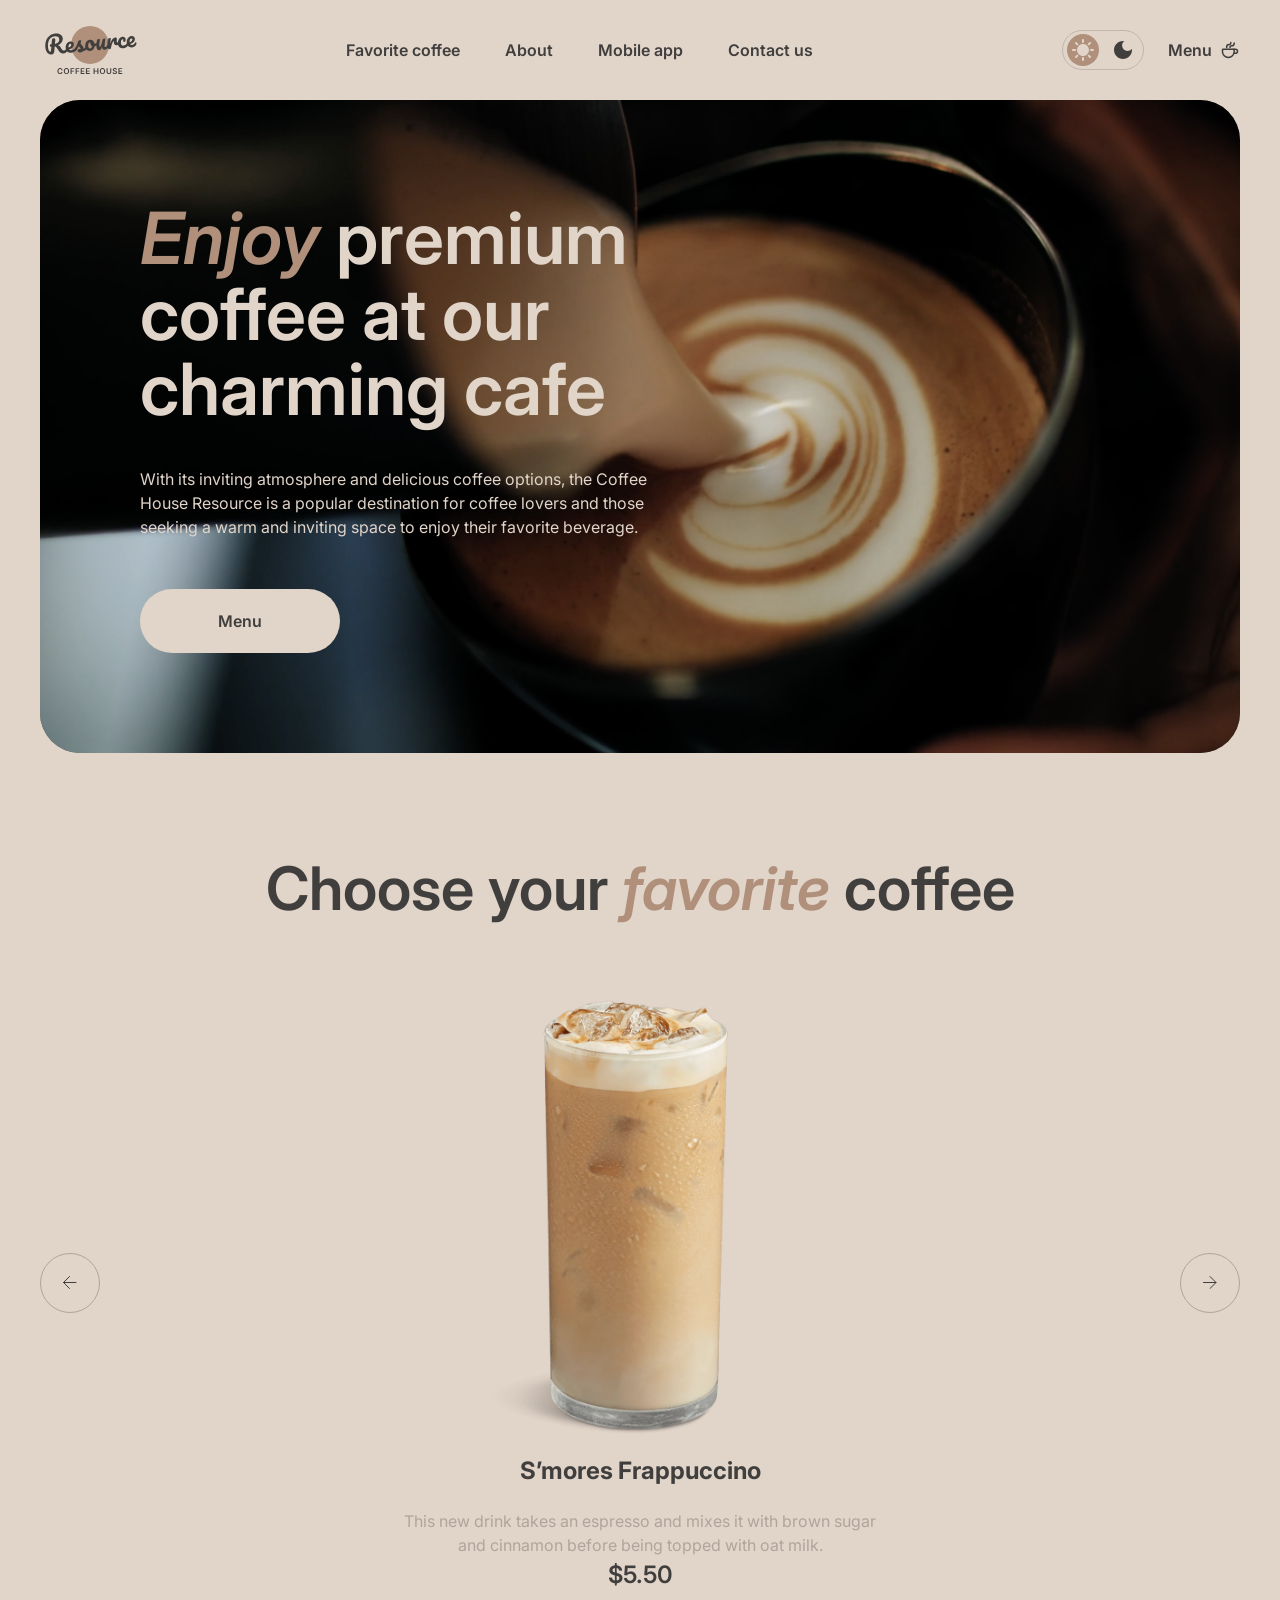
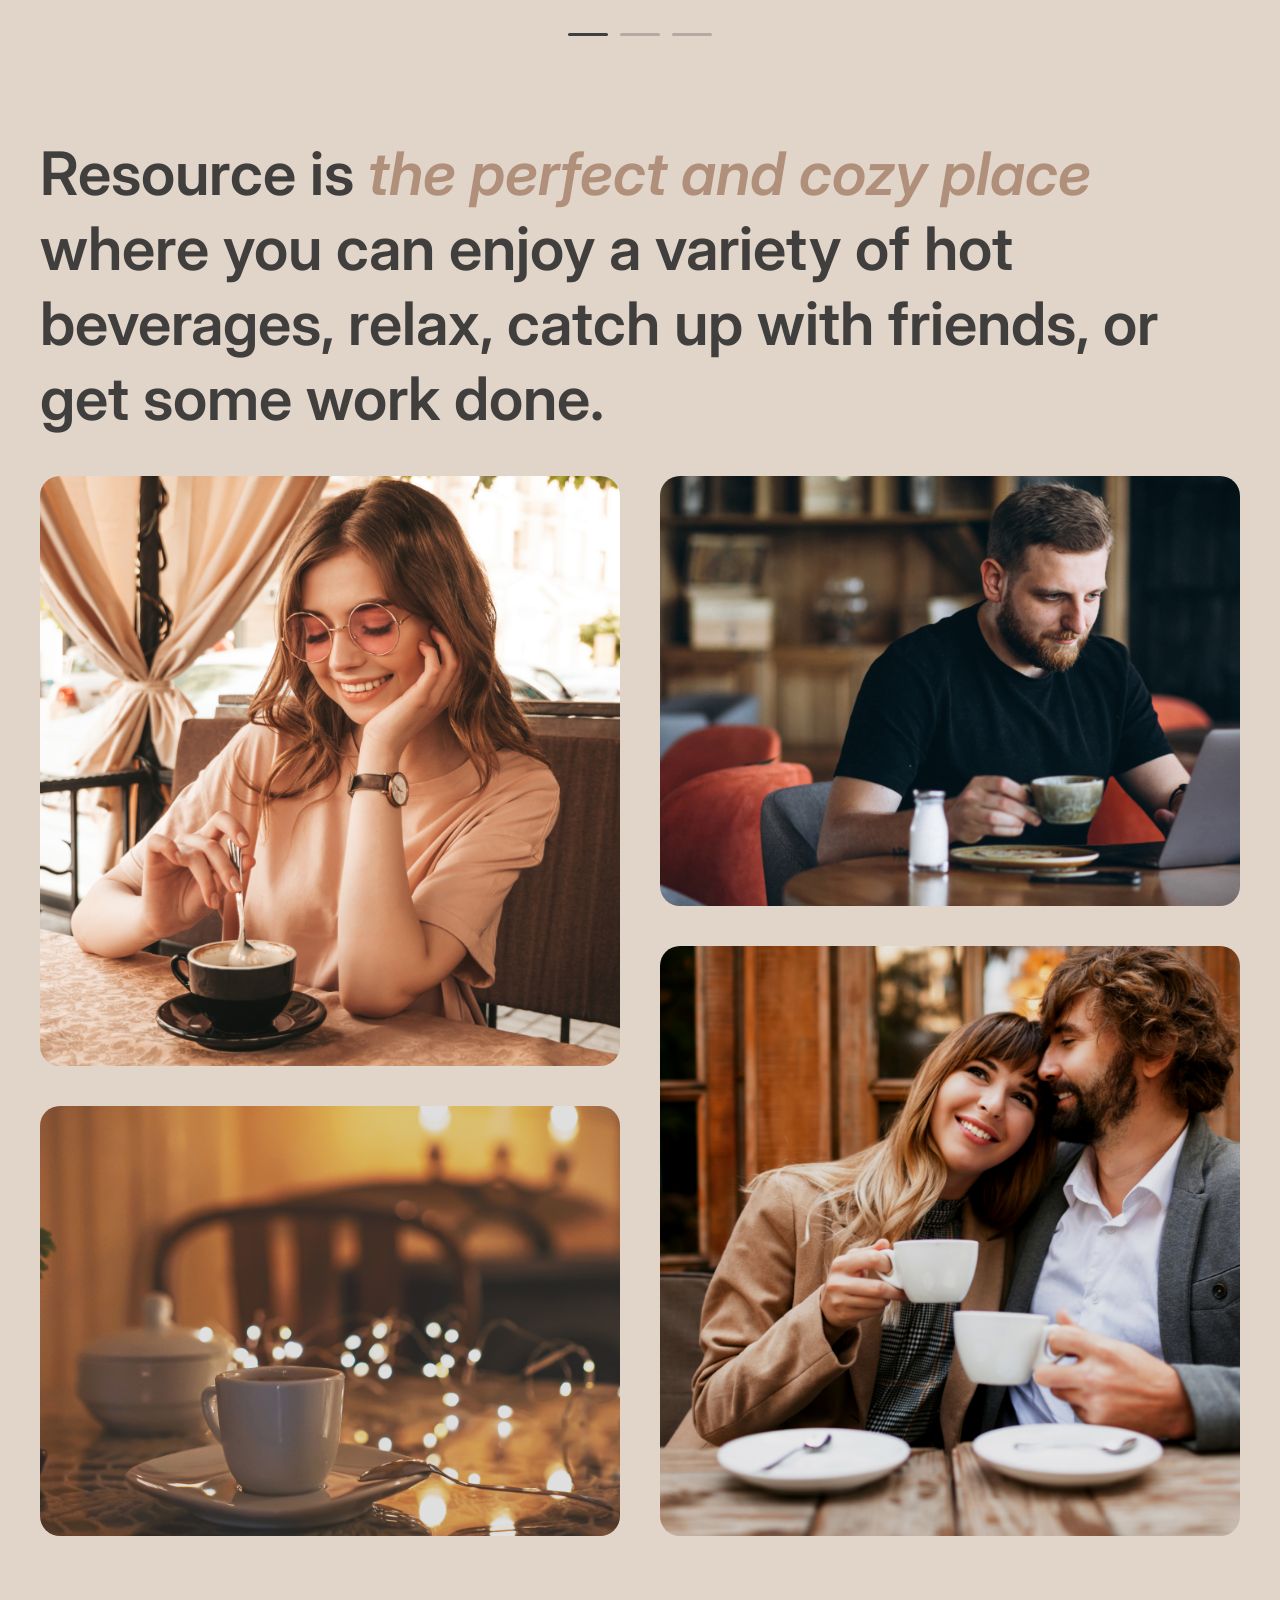
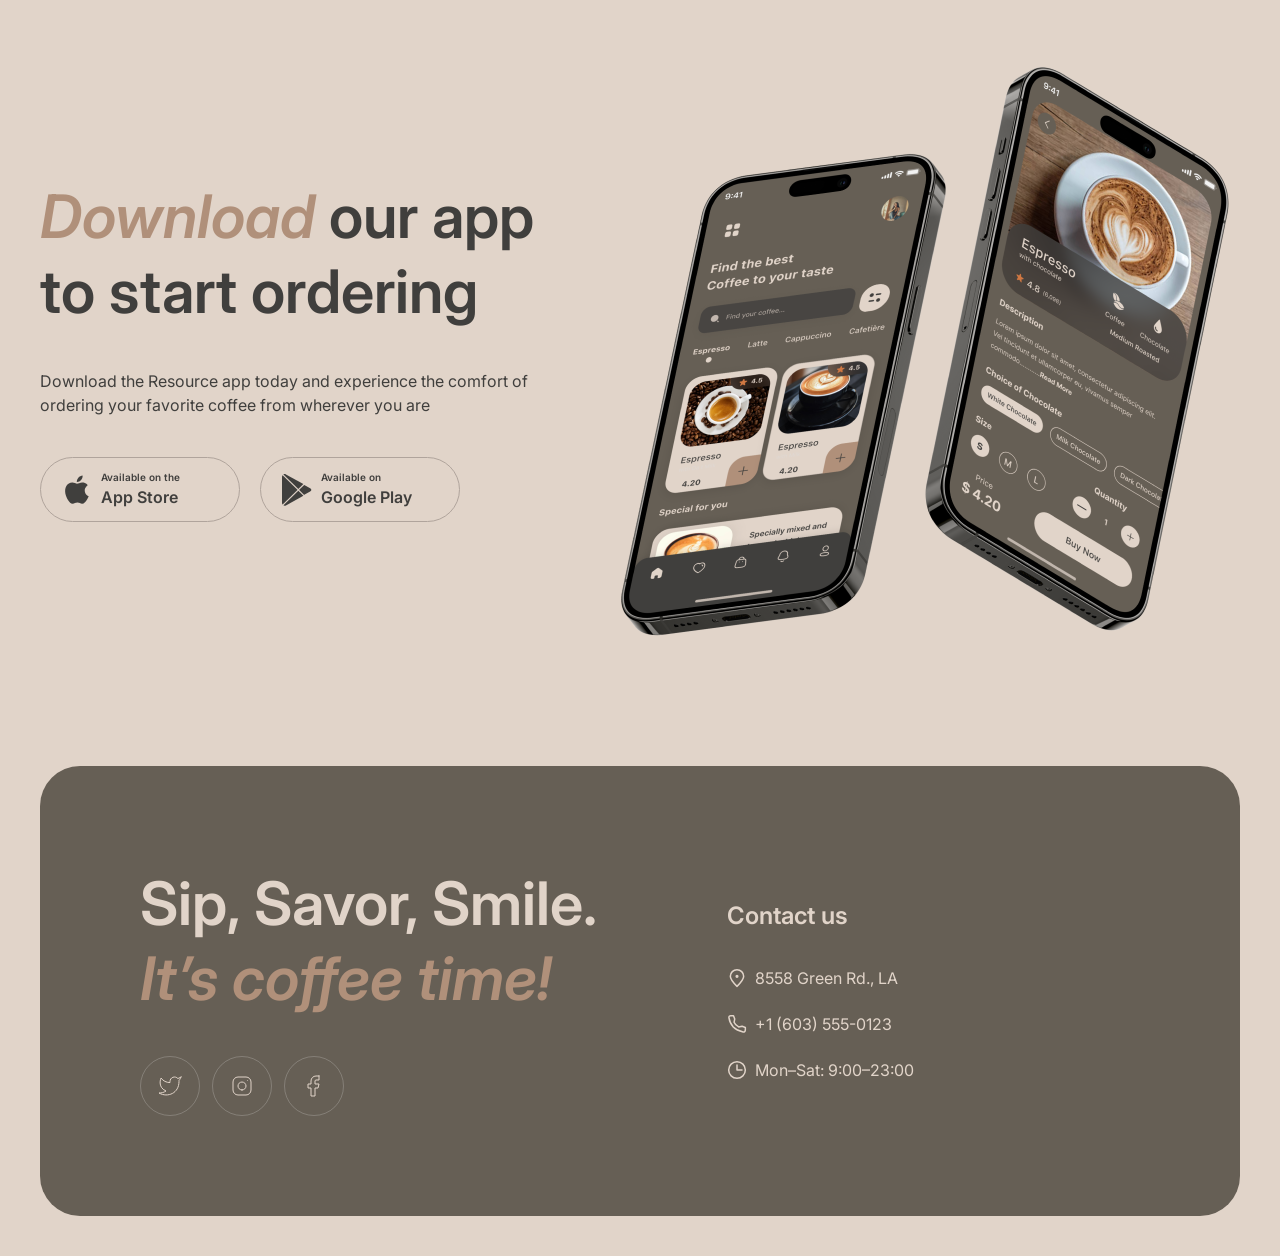
<file: index.html>
<!doctype html>
<html lang="en">
  <head>
    <meta charset="UTF-8" />
    <meta name="viewport" content="width=device-width, initial-scale=1.0" />
    <title>Coffee House - Home</title>
    <script>
      const savedTheme = localStorage.getItem("theme");
      if (savedTheme) {
        document.documentElement.setAttribute("data-theme", savedTheme);
      }
    </script>
    <link rel="preconnect" href="https://fonts.googleapis.com" />
    <link rel="preconnect" href="https://fonts.gstatic.com" crossorigin />
    <link
      href="https://fonts.googleapis.com/css2?family=Inter:wght@400;500;600&display=swap"
      rel="stylesheet"
    />
    <link rel="icon" href="assets/img/favicon.ico" type="image/x-icon" />
    <link rel="stylesheet" href="style.css" />
  </head>
  <body>
    <header class="header">
      <div class="container header__container">
        <a href="index.html" class="logo">
          <img src="assets/img/logo.svg" alt="Coffee House Logo" />
        </a>

        <nav class="nav">
          <ul class="nav__list">
            <li class="nav__item">
              <a href="#favorite-coffee" class="nav__link">Favorite coffee</a>
            </li>
            <li class="nav__item">
              <a href="#about" class="nav__link">About</a>
            </li>
            <li class="nav__item">
              <a href="#mobile-app" class="nav__link">Mobile app</a>
            </li>
            <li class="nav__item">
              <a href="#contacts" class="nav__link">Contact us</a>
            </li>
            <li class="nav__item nav__item--menu">
              <a href="menu.html" class="menu-button nav__link-menu">
                <span class="menu-text">Menu</span>
                <img
                  src="assets/img/coffee-cup.svg"
                  alt=""
                  class="menu-icon-img"
                />
              </a>
            </li>
          </ul>
        </nav>
        <div class="header__spacer"></div>
        <div class="header__controls">
          <button class="theme-toggle" aria-label="Toggle theme">
            <span class="theme-icon">
              <img
                src="assets/img/sun.svg"
                alt=""
                class="theme-img theme-img--sun"
              />
            </span>
            <span class="theme-icon">
              <img
                src="assets/img/moon.svg"
                alt=""
                class="theme-img theme-img--moon"
              />
            </span>
          </button>

          <a href="menu.html" class="menu-button">
            <span class="menu-text">Menu</span>
            <img src="assets/img/coffee-cup.svg" alt="" class="menu-icon-img" />
            <img src="assets/img/burger.svg" alt="Menu" class="burger-icon" />
            <img
              src="assets/img/close.svg"
              alt="Close Menu"
              class="icon-close"
            />
          </a>
        </div>
      </div>
    </header>

    <main class="main">
      <section class="hero" id="hero">
        <div class="container hero__container">
          <img
            class="hero__image"
            src="assets/img/img-hero.png"
            alt="Coffee background"
          />
          <div class="hero__content">
            <h1 class="hero__title">
              <span class="hero__title-accent">Enjoy </span> premium coffee at
              our charming cafe
            </h1>
            <p class="hero__description">
              With its inviting atmosphere and delicious coffee options, the
              Coffee House Resource is a popular destination for coffee lovers
              and those seeking a warm and inviting space to enjoy their
              favorite beverage.
            </p>
            <a href="#favorite-coffee" class="btn hero__btn">
              <span>Menu</span>
              <img
                src="assets/img/coffee-cup.svg"
                alt="Coffee cup"
                class="hero__btn-icon"
              />
            </a>
          </div>
        </div>
      </section>

      <section class="favorite-coffee" id="favorite-coffee">
        <div class="container favorite-coffee__container">
          <h2 class="favorite-coffee__title">
            Choose your
            <span class="favorite-coffee__title-accent">favorite</span> coffee
          </h2>

          <div class="slider">
            <button
              class="slider__btn slider__btn--prev"
              aria-label="Previous slide"
            >
              <img
                src="assets/img/arrowleft.svg"
                alt="Arrow Left"
                class="slider__icon"
              />
            </button>

            <div class="slider__wrapper">
              <div class="slider__track">
                <div class="slider__item slider__item--active">
                  <div class="slider__img-wrap">
                    <img
                      src="assets/img/coffeeslider1.png"
                      alt="S'mores Frappuccino"
                      class="slider__img"
                    />
                  </div>
                  <div class="slider__content">
                    <h3 class="slider__item-title">S’mores Frappuccino</h3>
                    <p class="slider__item-text">
                      This new drink takes an espresso and mixes it with brown
                      sugar and cinnamon before being topped with oat milk.
                    </p>
                    <span class="slider__price">$5.50</span>
                  </div>
                </div>

                <div class="slider__item">
                  <div class="slider__img-wrap">
                    <img
                      src="assets/img/coffeeslider2.png"
                      alt="Caramel Macchiato"
                      class="slider__img"
                    />
                  </div>
                  <div class="slider__content">
                    <h3 class="slider__item-title">Caramel Macchiato</h3>
                    <p class="slider__item-text">
                      Fragrant and unique classic espresso with rich
                      caramel-peanut syrup, with cream under whipped thick foam.
                    </p>
                    <span class="slider__price">$5.00</span>
                  </div>
                </div>

                <div class="slider__item">
                  <div class="slider__img-wrap">
                    <img
                      src="assets/img/coffeeslider3.png"
                      alt="Ice coffee"
                      class="slider__img"
                    />
                  </div>
                  <div class="slider__content">
                    <h3 class="slider__item-title">Ice coffee</h3>
                    <p class="slider__item-text">
                      A popular summer drink that tones and invigorates.
                      Prepared from coffee, milk and ice.
                    </p>
                    <span class="slider__price">$4.50</span>
                  </div>
                </div>
              </div>
            </div>

            <button
              class="slider__btn slider__btn--next"
              aria-label="Next slide"
            >
              <img
                src="assets/img/arrowright.svg"
                alt="Arrow Right"
                class="slider__icon"
              />
            </button>
          </div>

          <div class="slider__pagination">
            <span class="slider__dot slider__dot--active"></span>
            <span class="slider__dot"></span>
            <span class="slider__dot"></span>
          </div>
        </div>
      </section>

      <section class="about" id="about">
        <div class="container about__container">
          <h2 class="about__title">
            Resource is
            <span class="about__title-accent">the perfect and cozy place</span>
            where you can enjoy a variety of hot beverages, relax, catch up with
            friends, or get some work done.
          </h2>

          <div class="about__grid">
            <div class="about__col">
              <div class="about__img-wrap about__img-wrap--big">
                <img
                  src="assets/img/about1.png"
                  alt="A girl enjoying coffee"
                  class="about__img"
                />
              </div>
              <div class="about__img-wrap about__img-wrap--small">
                <img
                  src="assets/img/about2.png"
                  alt="Man working at a laptop in a cafe"
                  class="about__img"
                />
              </div>
            </div>

            <div class="about__col">
              <div class="about__img-wrap about__img-wrap--small">
                <img
                  src="assets/img/about3.png"
                  alt="Cozy cafe interior with lights"
                  class="about__img"
                />
              </div>
              <div class="about__img-wrap about__img-wrap--big">
                <img
                  src="assets/img/about4.png"
                  alt="A couple enjoying coffee together"
                  class="about__img"
                />
              </div>
            </div>
          </div>
        </div>
      </section>

      <section class="mobile-app" id="mobile-app">
        <div class="container mobile-app__container">
          <div class="mobile-app__content">
            <h2 class="mobile-app__title">
              <span class="mobile-app__title-accent">Download</span> our app to
              start ordering
            </h2>
            <p class="mobile-app__description">
              Download the Resource app today and experience the comfort of
              ordering your favorite coffee from wherever you are
            </p>

            <div class="mobile-app__stores">
              <a href="#" class="store-btn">
                <img
                  src="assets/img/appleicon.svg"
                  alt=""
                  class="store-btn__icon"
                />
                <span class="store-btn__text">
                  <span class="store-btn__small">Available on the</span>
                  <span class="store-btn__large">App Store</span>
                </span>
              </a>

              <a href="#" class="store-btn">
                <img
                  src="assets/img/googleicon.svg"
                  alt=""
                  class="store-btn__icon"
                />
                <span class="store-btn__text">
                  <span class="store-btn__small">Available on</span>
                  <span class="store-btn__large">Google Play</span>
                </span>
              </a>
            </div>
          </div>

          <div class="mobile-app__images">
            <img
              src="assets/img/mobilescreens.png"
              alt="Resource app interface on smartphones"
              class="mobile-app__phones-img"
            />
          </div>
        </div>
      </section>
    </main>

    <footer class="footer" id="contacts">
      <div class="container footer__container">
        <div class="footer__col footer__col--info">
          <h2 class="footer__title">
            Sip, Savor, Smile.<br />
            <span class="footer__title-accent">It’s coffee time!</span>
          </h2>

          <div class="socials">
            <a
              href="https://twitter.com"
              target="_blank"
              rel="noopener noreferrer"
              class="socials__link"
              aria-label="Twitter"
            >
              <img
                src="assets/img/twitter.svg"
                alt="Twitter"
                class="socials__icon"
              />
            </a>

            <a
              href="https://instagram.com"
              target="_blank"
              rel="noopener noreferrer"
              class="socials__link"
              aria-label="Instagram"
            >
              <img
                src="assets/img/instagram.svg"
                alt="Instagram"
                class="socials__icon"
              />
            </a>

            <a
              href="https://facebook.com"
              target="_blank"
              rel="noopener noreferrer"
              class="socials__link"
              aria-label="Facebook"
            >
              <img
                src="assets/img/facebook.svg"
                alt="Facebook"
                class="socials__icon"
              />
            </a>
          </div>
        </div>

        <div class="footer__col footer__col--contacts">
          <h3 class="footer__subtitle">Contact us</h3>

          <ul class="contacts-list">
            <li class="contacts-list__item">
              <img
                src="assets/img/pin-alt.svg"
                alt=""
                class="contacts-list__icon"
              />
              <a
                href="https://maps.google.com/?q=8558+Green+Rd,+LA"
                target="_blank"
                rel="noopener noreferrer"
              >
                8558 Green Rd., LA
              </a>
            </li>

            <li class="contacts-list__item">
              <img
                src="assets/img/phone.svg"
                alt=""
                class="contacts-list__icon"
              />
              <a href="tel:+16035550123">+1 (603) 555-0123</a>
            </li>

            <li class="contacts-list__item">
              <img
                src="assets/img/clock.svg"
                alt=""
                class="contacts-list__icon"
              />
              <a
                href="https://calendar.google.com/calendar/render?action=TEMPLATE&text=Coffee+House+Visit&details=Working+hours:+Mon–Sat:+9:00–23:00"
                target="_blank"
                rel="noopener noreferrer"
              >
                Mon–Sat: 9:00–23:00
              </a>
            </li>
          </ul>
        </div>
      </div>
    </footer>
    <script src="script.js"></script>
  </body>
</html>
</file>
<file: style.css>
:root {
  --bg-color: #e1d4c9;
  --text-color: #403f3d;
  --text-light: #b0a49c;
  --accent-color: #b0907a;
  --card-bg: #665f55;
  --footer-bg: #403f3d;
  --footer-text: #e1d4c9;
  --transition: all 0.3s ease;
}

[data-theme="dark"] {
  --bg-color: #292826;
  --text-color: #e1d4c9;
  --text-light: #7b7570;
  --accent-color: #b0907a;
  --card-bg: #403f3d;
  --footer-bg: #292826;
  --footer-text: #e1d4c9;
}

[data-theme="dark"] .logo {
  content: url("assets/img/logo-dark.svg");
}

* {
  box-sizing: border-box;
  margin: 0;
  padding: 0;
}

html {
  scroll-behavior: smooth;
}

html,
body {
  overflow-x: hidden;
  max-width: 100vw;
  margin: 0;
  padding: 0;
}

body {
  font-family: "Inter", sans-serif;
  background-color: var(--bg-color);
  color: var(--text-color);
  line-height: 1.5;
  transition:
    background-color 0.3s ease,
    color 0.3s ease;
}

a {
  text-decoration: none;
  color: inherit;
  transition: var(--transition);
}

ul {
  list-style: none;
}

.container {
  max-width: 1440px;
  margin: 0 auto;
  padding-left: 40px;
  padding-right: 40px;
}

.header {
  padding-top: 20px;
  padding-bottom: 0px;
}

.header__container {
  max-width: 1440px;
  margin: 0 auto;
  padding-left: 40px;
  padding-right: 40px;
  display: flex;
  align-items: center;
  justify-content: space-between;
  width: 100%;
}

.logo {
  display: flex;
  align-items: center;
}

.logo img {
  width: 100px;
  height: 60px;
  object-fit: contain;
}

.nav {
  flex: 1;
  display: flex;
  justify-content: center;
}

.nav__list {
  display: flex;
  list-style: none;
  gap: 45px;
  margin: 0;
  align-items: center;
}

.nav__link {
  font-family: "Inter", sans-serif;
  font-size: 16px;
  font-weight: 600;
  line-height: 150%;
  color: var(--text-color);
  text-decoration: none;
  padding: 16px 0;
  display: block;
  transition: var(--transition);
}

.nav__link:hover {
  color: var(--accent-color);
  opacity: 0.85;
}

.header__spacer {
  width: 44px;
  height: 28px;
  flex-shrink: 0;
  display: block;
}

.header__controls {
  max-width: 184px;
  max-height: 44px;
  display: flex;
  gap: 24px;
  align-items: center;
}

.menu-button {
  background: none;
  border: none;
  border-radius: 0;
  padding: 8px 0;
  cursor: pointer;
  display: inline-flex;
  align-items: center;
  gap: 8px;
  color: var(--text-color);
  text-decoration: none;
  position: relative;
  transition: var(--transition);
}

.menu-button:hover {
  background: none;
}

.menu-button::after {
  content: "";
  position: absolute;
  bottom: 0;
  left: 0;
  width: 0;
  height: 2px;
  background-color: var(--text-color);
  transition: width 0.3s ease;
}

.menu-button:hover::after {
  width: 100%;
}

.menu-text {
  font-family: "Inter", sans-serif;
  font-size: 16px;
  font-weight: 600;
}

.menu-icon-img {
  width: 20px;
  height: 20px;
  object-fit: contain;
}

.burger-icon,
.icon-close {
  display: none;
  position: absolute;
  top: 50%;
  left: 50%;
  transform: translate(-50%, -50%);
  width: 20px;
  height: 20px;
  object-fit: contain;
  transition:
    opacity 0.3s ease-in-out,
    transform 0.3s ease-in-out;
}

.burger-icon {
  opacity: 1;
  visibility: visible;
}

.icon-close {
  opacity: 0;
  visibility: hidden;
  transform: translate(-50%, -50%) rotate(-90deg);
}

.nav__item--menu {
  display: none;
}

@media (max-width: 768px) {
  .nav {
    position: fixed;
    top: 0;
    left: -100%;
    width: 100vw;
    height: 100vh;
    background-color: var(--bg-color);
    display: flex;
    flex-direction: column;
    justify-content: center;
    align-items: center;
    gap: 30px;
    padding-top: 60px;
    transition: left 0.4s ease-in-out;
    z-index: 1000;
    box-shadow: 0 10px 20px rgba(0, 0, 0, 0.05);
  }

  body.menu-open .nav,
  .nav.open {
    left: 0;
  }

  .nav__list {
    flex-direction: column;
    align-items: center;
    gap: 30px;
  }

  .nav__link {
    font-size: 24px;
    font-weight: 600;
    padding: 0;
  }

  .nav__item--menu {
    display: block;
    margin-top: 15px;
  }

  .nav__item--menu .menu-button {
    border: none;
    display: inline-flex;
    align-items: center;
    gap: 8px;

    border-radius: 20px;
    padding: 10px 24px;
    background-color: transparent;
    text-decoration: none;
    color: var(--text-color);
  }

  .nav__item--menu .menu-text {
    display: inline-block;
    font-size: 20px;
    font-weight: 600;
  }

  .nav__item--menu .menu-icon-img {
    display: inline-block;
    width: 20px;
    height: 20px;
  }

  .menu-button.active .burger-icon {
    content: url("assets/img/close.svg");
  }

  .menu-button {
    width: 44px;
    height: 44px;
    padding: 0;
    border-radius: 50%;
    justify-content: center;
    gap: 0;
    border: 1px solid #c1b6ad;
    background-color: transparent;
  }

  .menu-button::after {
    display: none !important;
  }

  .menu-button:hover {
    border-color: var(--text-color) !important;
    transform: scale(1.03);
    background-color: transparent;
    box-shadow: none;
  }

  .menu-text,
  .menu-icon-img {
    display: none;
  }

  .burger-icon {
    display: block;
    opacity: 1;
    visibility: visible;
  }

  .icon-close {
    display: block;
    opacity: 0;
    visibility: hidden;
    transform: translate(-50%, -50%) rotate(-90deg);
  }

  .menu-button.active .burger-icon,
  .menu-button.is-open .burger-icon {
    opacity: 0;
    visibility: hidden;
    transform: translate(-50%, -50%) rotate(90deg);
  }

  .menu-button.active .icon-close,
  .menu-button.is-open .icon-close {
    opacity: 1;
    visibility: visible;
    transform: translate(-50%, -50%) rotate(0deg);
  }

  .slider__btn {
    display: none;
  }

  .slider__img-wrap,
  .slider__img-wrap img {
    width: 100%;
    max-width: 348px;
    height: auto;
    max-height: 348px;
    aspect-ratio: 1 / 1;
    object-fit: contain;
  }

  .slider__item-text {
    font-weight: 300;
    color: #403f3d;
    line-height: 1.4;
    margin-bottom: 16px;
  }

  .slider__pagination {
    display: flex;
    gap: 8px;
    justify-content: center;
    align-items: center;
    margin-top: 16px;
  }

  .slider__dot {
    width: 40px;
    height: 3px;
    background-color: rgba(0, 0, 0, 0.2);
    border-radius: 2px;
    border: none;
    padding: 0;
    transition: background-color 0.3s ease;
  }

  .slider__dot--active {
    background-color: #3b302a;
  }

  .menu-tab {
    padding: 8px 16px 8px 8px;
  }
}

.theme-toggle {
  background: none;
  border: 1px solid var(--border-color, #c1b6ad);
  border-radius: 100px;
  padding: 4px;
  width: 82px;
  height: 40px;
  cursor: pointer;
  display: flex;
  align-items: center;
  justify-content: space-between;
  transition: var(--transition, 0.3s ease);
}

.theme-toggle:hover {
  border-color: var(--text-color);
  transform: scale(1.03);
}

.theme-icon {
  width: 32px;
  height: 32px;
  border-radius: 50%;
  padding: 6px;
  transition:
    background-color 0.3s ease,
    fill 0.3s ease;
  display: flex;
  align-items: center;
  justify-content: center;
}

html[data-theme="light"] .theme-toggle .theme-icon:first-child,
html:not([data-theme="dark"]) .theme-toggle .theme-icon:first-child {
  background-color: #b0907a;
}

html[data-theme="light"] .theme-toggle .theme-icon:last-child,
html:not([data-theme="dark"]) .theme-toggle .theme-icon:last-child {
  background-color: transparent;
}

html[data-theme="dark"] .theme-toggle .theme-icon:first-child {
  background-color: transparent;
}

html[data-theme="dark"] .theme-toggle .theme-icon:last-child {
  background-color: #5c544d;
}

html[data-theme="light"] .theme-toggle:hover .theme-icon:last-child,
html:not([data-theme="dark"]) .theme-toggle:hover .theme-icon:last-child {
  background-color: #5c544d;
}

html[data-theme="dark"] .theme-toggle:hover .theme-icon:first-child {
  background-color: #b0907a;
}

html[data-theme="light"]
  .theme-toggle:hover
  .theme-icon:last-child
  .theme-img--moon,
html:not([data-theme="dark"])
  .theme-toggle:hover
  .theme-icon:last-child
  .theme-img--moon,
html[data-theme="dark"] .theme-toggle .theme-icon:last-child .theme-img--moon {
  filter: brightness(0) saturate(100%) invert(91%) sepia(8%) saturate(350%)
    hue-rotate(345deg) brightness(95%) contrast(90%);
}
.hero {
  padding: 20px 40px 40px 40px;
}

.hero__container {
  max-width: 1360px;
  margin: 0 auto;
  border-radius: 40px;
  position: relative;
  overflow: hidden;
  min-height: 640px;
  display: flex;
  align-items: center;
  padding: 100px;
  background-color: var(--card-bg, #222);
}
.hero__image {
  position: absolute;
  top: 0;
  left: 0;
  width: 100%;
  height: 100%;
  object-fit: cover;
  z-index: 1;
}

.hero__content {
  position: relative;
  z-index: 2;
  max-width: 530px;
  color: #fff;
}

h1 {
  font-size: 72px;
}

.hero__title {
  font-size: 72px;
  line-height: 1.05;
  font-weight: 600;
  margin-bottom: 40px;
  color: #e1d4c9;
}

.hero__title-accent {
  font-style: italic;
  font-weight: 600;
  font-size: 72px;
  color: #b0907a;
}

.hero__description {
  font-size: 16px;
  line-height: 150%;
  margin-bottom: 50px;
  color: #e1d4c9;
}

.btn {
  display: inline-flex;
  align-items: center;
  background-color: #e1d4c9;
  color: #403f3d;
  border-radius: 100px;
  font-weight: 600;
  transition: var(--transition);
}

.hero__btn {
  padding: 20px 78px 20px 78px;
}

.hero__btn-icon {
  display: none;
  width: 20px;
  height: 20px;
  object-fit: contain;
}

.btn:hover {
  background-color: var(--text-color);
  color: var(--bg-color);
  transform: translateY(-2px);
  box-shadow: 0 4px 12px rgba(0, 0, 0, 0.15);
}

.favorite-coffee {
  padding-top: 50px;
  text-align: center;
}

.favorite-coffee__title {
  font-size: 60px;
  font-weight: 600;
  margin-bottom: 40px;
}

.favorite-coffee__title-accent {
  font-style: italic;
  font-weight: 600;
  color: #b0907a;
}

.slider {
  display: flex;
  align-items: center;
  justify-content: space-between;
  width: 100%;
  max-width: 1360px;
  margin: 0 auto 40px auto;
  gap: 20px;
}

.slider__btn {
  width: 60px;
  height: 60px;
  border-radius: 50%;
  border: 1px solid var(--text-light);
  background: none;
  cursor: pointer;
  flex-shrink: 0;
  display: flex;
  align-items: center;
  justify-content: center;
  transition: var(--transition);
}

.slider__btn:hover {
  background-color: var(--text-color);
  border-color: var(--text-color);
  color: var(--bg-color);
  transform: scale(1.05);
}

.slider__btn:hover .slider__icon {
  filter: brightness(0) saturate(100%) invert(91%) sepia(8%) saturate(350%)
    hue-rotate(345deg) brightness(95%) contrast(90%);
}

.slider__wrapper {
  flex: 1;
  width: 100%;
  max-width: 480px;
  overflow: hidden;
  position: relative;
}

.slider__track {
  display: flex;
  transition: transform 0.4s ease-in-out;
  width: 100%;
}

.slider__item {
  flex: 0 0 100%;
  width: 100%;
  display: flex;
  flex-direction: column;
  align-items: center;
  box-sizing: border-box;
}

.slider__content {
  width: 100%;
  display: flex;
  flex-direction: column;
  align-items: center;
  text-align: center;
}

.slider__img-wrap {
  width: 100%;
  max-width: 480px;
  aspect-ratio: 1 / 1;
  display: flex;
  justify-content: center;
  align-items: center;
}

.slider__img-wrap img {
  width: 100%;
  height: 100%;
  max-width: 480px;
  max-height: 480px;
  object-fit: contain;
  transition: transform 0.3s ease;
}

.slider__img-wrap img:hover {
  transform: scale(1.03);
}

.slider__item-title {
  font-size: 24px;
  margin-bottom: 20px;
}

.slider__item-text {
  font-size: 16px;
  color: var(--text-light);
}

.slider__price {
  font-size: 24px;
  font-weight: 600;
}

.slider__pagination {
  display: flex;
  justify-content: center;
  gap: 12px;
  margin-top: 16px;
}

.slider__dot {
  width: 40px;
  height: 3px;
  background-color: rgba(0, 0, 0, 0.2);
  border-radius: 2px;
  border: none;
  padding: 0;
  transition: background-color 0.3s ease;
}

.slider__dot:hover {
  opacity: 0.7;
}

.slider__dot--active {
  background-color: var(--text-color, #3b302a);
}

.about {
  padding: 100px 0;
}

.about__container {
  max-width: 1440px;
  margin: 0 auto;
}

.about__title {
  font-size: 60px;
  font-weight: 600;
  line-height: 1.25;
  width: 100%;
  margin-bottom: 40px;
}

.about__title-accent {
  font-style: italic;
  font-weight: 600;
  color: #b0907a;
}

.about__grid {
  display: grid;
  grid-template-columns: 1fr 1fr;
  gap: 40px;
  align-items: start;
}

.about__col {
  display: flex;
  flex-direction: column;
  gap: 40px;
}

.about__img-wrap {
  border-radius: 20px;
  overflow: hidden;
  width: 100%;
}

.about__img {
  width: 100%;
  object-fit: cover;
  display: block;
  transition: transform 0.5s ease;
}

.about__img:hover {
  transform: scale(1.03);
}

.about__img-wrap--big .about__img {
  height: 590px;
}

.about__img-wrap--small .about__img {
  height: 430px;
}

@media (max-width: 768px) {
  .about__grid {
    grid-template-columns: 1fr;
    gap: 20px;
  }

  .about__col:nth-child(1) .about__img-wrap:nth-child(2),
  .about__col:nth-child(2) .about__img-wrap:nth-child(1) {
    display: none;
  }

  .about__img-wrap--big .about__img,
  .about__img-wrap--small .about__img {
    height: auto;
    width: 100%;
    aspect-ratio: 1 / 1;
    object-fit: cover;
  }
}

.mobile-app__container {
  display: flex;
  justify-content: space-between;
  align-items: center;
  border-radius: 40px;
  padding-left: 40px;
}

.mobile-app__content {
  max-width: 530px;
}

.mobile-app__title {
  font-size: 60px;
  font-weight: 600;
  margin-bottom: 40px;
  line-height: 1.25;
}

.mobile-app__title-accent {
  font-style: italic;
  font-weight: 600;
  color: #b0907a;
}

.mobile-app__description {
  margin-bottom: 40px;
  color: var(--text-color);
}

.mobile-app__stores {
  display: flex;
  gap: 20px;
}

.store-btn {
  width: 200px;
  display: flex;
  align-items: center;
  gap: 8px;
  border: 1px solid var(--text-light);
  padding: 12px 20px;
  border-radius: 100px;
  transition: var(--transition);
}

.store-btn:hover {
  background-color: var(--text-color);
  color: var(--bg-color);
  border-color: var(--text-color);
  transform: translateY(-2px);
  box-shadow: 0 4px 12px rgba(0, 0, 0, 0.1);
}

.store-btn:hover .store-btn__icon {
  filter: brightness(0) saturate(100%) invert(91%) sepia(8%) saturate(350%)
    hue-rotate(345deg) brightness(95%) contrast(90%);
}

.store-btn__text {
  display: flex;
  flex-direction: column;
  text-align: left;
}

.store-btn__small {
  font-size: 10px;
  font-weight: 600;
}

.store-btn__large {
  font-size: 16px;
  font-weight: 600;
}

.store-btn__icon {
  width: 32px;
  height: 32px;
  object-fit: contain;
}

.mobile-app__container {
  display: flex;
  flex-direction: row;
  justify-content: space-between;
  align-items: center;
  gap: 40px;
  border-radius: 40px;
  padding-left: 40px;
  overflow: hidden;
}

.mobile-app__content {
  flex: 0 0 530px;
  max-width: 530px;
}

.mobile-app__images {
  flex: 1 1 0;
  min-width: 0;
  max-width: 630px;
  display: flex;
  align-items: center;
  justify-content: center;
  padding: 0;
}

.mobile-app__phones-img {
  width: 100%;
  height: auto;
  max-height: 630px;
  object-fit: contain;
}

.footer {
  padding-bottom: 40px;
  margin-right: 40px;
  margin-left: 40px;
  margin-top: 100px;
  text-align: left;
}

.footer__container {
  max-width: 1360px;
  margin: 0 auto;
  background-color: var(--card-bg);
  color: var(--footer-text);
  border-radius: 40px;
  padding: 100px;
  display: flex;
  align-items: flex-start;
  text-align: left;
  gap: 130px;
}

.footer__title {
  font-size: 60px;
  font-weight: 600;
  line-height: 1.25;
  margin-bottom: 12px;
}

.footer__title-accent {
  display: block;
  font-style: italic;
  font-weight: 600;
  font-size: 60px;
  color: #b0907a;
  margin-bottom: 40px;
}

.socials {
  display: flex;
  gap: 12px;
}

.socials__link {
  width: 60px;
  height: 60px;
  border: 1px solid rgba(255, 255, 255, 0.2);
  border-radius: 50%;
  display: flex;
  align-items: center;
  justify-content: center;
  color: var(--footer-text);
  transition: var(--transition);
}

.socials__link:hover {
  background-color: #f5f0ea;
  color: #403f3d;
  border-color: #f5f0ea;
  transform: scale(1.1);
}

.footer__subtitle {
  font-size: 24px;
  font-weight: 600;
  margin-bottom: 32px;
  text-align: left;
}

.footer__col--contacts {
  padding-top: 32px;
  display: flex;
  flex-direction: column;
  align-items: flex-start;
  text-align: left;
}

.contacts-list {
  display: flex;
  flex-direction: column;
  gap: 22px;
  align-items: flex-start;
  list-style: none;
  padding: 0;
  margin: 0;
}

.contacts-list__item {
  display: flex;
  align-items: center;
  gap: 8px;
  font-size: 16px;
  font-weight: 400;
  line-height: 150%;
  text-align: left;
}

.contacts-list__item a {
  transition: var(--transition);
}

.contacts-list__item a:hover {
  color: var(--accent-color);
  text-decoration: underline;
}

@media (max-width: 768px) {
  .header__container {
    position: relative;
  }

  .nav {
    position: fixed;
    top: 80px;
    left: -100%;
    width: 100vw;
    height: calc(100vh - 80px);
    background-color: var(--bg-color);
    flex-direction: column;
    justify-content: flex-start;
    align-items: center;
    padding-top: 60px;
    transition: left 0.4s ease-in-out;
    z-index: 1000;
    box-shadow: 0 10px 20px rgba(0, 0, 0, 0.05);
  }

  body.menu-open .nav {
    left: 0;
  }

  .menu-button {
    display: flex;
  }

  .hero__container {
    padding: 60px;
    min-height: unset;
    aspect-ratio: 1 / 1;
  }

  .hero__title,
  .hero__title-accent {
    font-size: 72px;
  }

  .mobile-app__content {
    text-align: left !important;
    display: flex;
    flex-direction: column;
    align-items: flex-start !important;
    width: 100% !important;
    max-width: 100% !important;
    padding: 0 !important;
  }

  .mobile-app__title,
  .mobile-app__description {
    text-align: left !important;
    width: 100% !important;
    margin-left: 0 !important;
    margin-right: 0 !important;
  }

  .mobile-app__container {
    flex-direction: column;
    align-items: flex-start;
    padding: 40px;
    gap: 40px;
  }

  .mobile-app__content {
    flex: none;
    width: 100% !important;
    max-width: 100% !important;
  }

  .mobile-app__stores {
    flex-direction: row;
  }

  .mobile-app__images {
    flex: none;
    width: 100%;
    max-width: 100%;
    padding: 0;
    justify-content: center;
  }

  .mobile-app__phones-img {
    width: 100%;
    max-width: 630px;
    height: auto;
  }

  .footer__container {
    flex-direction: column;
    padding: 40px;
    gap: 40px;
    align-items: flex-start;
  }

  .footer__col--contacts {
    padding-top: 0;
    align-items: flex-start;
  }
}

@media (max-width: 380px) {
  .hero {
    padding: 20px 16px;
  }

  .hero__container {
    width: 100%;
    max-width: 348px;
    min-height: 552px;
    padding: 60px 16px;
    aspect-ratio: auto;
    gap: 60px;
  }

  .hero__title,
  .hero__title-accent,
  h1 {
    font-size: 42px;
    line-height: 1.15;
  }

  .hero__description {
    font-size: 16px;
    line-height: 150%;
    margin-bottom: 50px;
    color: #e1d4c9;
    opacity: 0.85;
  }

  .favorite-coffee__title,
  .about__title,
  .mobile-app__title,
  .footer__title {
    font-size: 32px;
  }

  .about__grid {
    grid-template-columns: 1fr;
  }

  .mobile-app__container {
    flex-direction: column;
    padding: 20px;
    gap: 30px;
  }

  .footer__container {
    flex-direction: column;
    padding: 20px;
  }

  .container {
    padding: 0 12px;
  }

  .slider__btn {
    display: none;
  }

  .slider__img-wrap,
  .slider__img-wrap img {
    width: 100%;
    max-width: 348px;
    height: auto;
    max-height: 348px;
    aspect-ratio: 1 / 1;
    object-fit: contain;
  }

  .slider__item-text {
    font-weight: 300;
    color: #403f3d;
    line-height: 1.4;
    margin-bottom: 16px;
  }

  .slider__pagination {
    display: flex;
    gap: 8px;
    justify-content: center;
    align-items: center;
    margin-top: 16px;
  }

  .slider__dot {
    width: 40px;
    height: 3px;
    background-color: rgba(0, 0, 0, 0.2);
    border-radius: 2px;
    border: none;
    padding: 0;
    transition: background-color 0.3s ease;
  }

  .slider__dot--active {
    background-color: #3b302a;
  }

  .about__img-wrap--big .about__img,
  .about__img-wrap--small .about__img {
    width: 348px !important;
    height: 590px !important;
    max-width: 100%;
    object-fit: cover;
    aspect-ratio: auto !important;
  }

  .about__col {
    gap: 40px !important;
  }

  .mobile-app {
    padding-top: 0;
    padding-bottom: 0;
  }

  .mobile-app__container {
    flex-direction: row;
    padding: 40px;
    gap: 40px;
  }

  .mobile-app__content {
    width: 100%;
    max-width: 100%;
    text-align: left;
    display: flex;
    flex-direction: column;
    align-items: flex-start;
    padding: 0;
  }

  .mobile-app__title {
    font-size: 32px;
    line-height: 1.25;
    margin-bottom: 16px;
  }

  .mobile-app__description {
    font-size: 14px;
    font-weight: 300;
    opacity: 0.85;
    margin-bottom: 24px;
  }

  .mobile-app__stores {
    display: flex;
    flex-direction: column;
    gap: 12px;
    align-items: flex-start;
    width: 100%;
  }

  .store-btn {
    width: 200px;
    padding: 10px 16px;
  }

  .mobile-app__images {
    width: 100%;
    height: auto;
    padding: 0;
    display: flex;
    justify-content: center;
  }

  .mobile-app__phones-img {
    width: 100%;
    height: auto;
    max-width: 348px;
    object-fit: contain;
  }

  .footer {
    margin-left: 0;
    margin-right: 0;
    margin-top: 60px;
    padding-bottom: 20px;
    padding-left: 16px;
    padding-right: 16px;
  }

  .footer__container {
    width: 100%;
    max-width: 348px;
    margin: 0 auto;
    flex-direction: column;
    padding: 40px 20px;
    gap: 40px;
    align-items: flex-start;
  }

  .footer__title,
  .footer__title-accent {
    font-size: 32px;
    line-height: 1.25;
    margin-bottom: 20px;
  }

  .footer__subtitle {
    font-size: 20px;
    margin-bottom: 20px;
  }

  .footer__col--contacts {
    padding-top: 0;
    width: 100%;
  }

  .contacts-list {
    gap: 16px;
    width: 100%;
  }

  .menu-grid {
    grid-template-columns: 1fr !important;
    gap: 20px;
  }

  .menu-page__title {
    font-size: 34px !important;
    line-height: 1.25;
    margin-bottom: 20px;
    text-align: left;
  }

  .menu-tabs {
    justify-content: flex-start;
    gap: 8px;
    margin-bottom: 24px;
  }

  .menu-tab {
    padding: 6px 12px;
    font-size: 13px;
  }
}

.menu-page {
  padding-top: 20px;
}

.menu-page__title {
  font-size: 60px;
  font-weight: 600;
  line-height: 1.25;
  text-align: center;
  max-width: 800px;
  margin: 0 auto 40px;
}

.menu-page__title-accent {
  font-style: italic;
  font-weight: 600;
  color: #b0907a;
}

.menu-tabs {
  display: flex;
  justify-content: center;
  align-items: center;
  gap: 16px;
  margin: 0 auto 40px auto;
}

.menu-tab {
  display: inline-flex;
  align-items: center;
  gap: 8px;
  background: none;
  border: 1px solid #c1b6ad;
  border-radius: 100px;
  padding: 8px 16px 8px 8px;
  font-family: "Inter", sans-serif;
  font-size: 16px;
  font-weight: 600;
  color: var(--text-color);
  cursor: pointer;
  transition: var(--transition);
}

.menu-tab span {
  display: inline-flex;
  align-items: center;
  justify-content: center;
  width: 30px;
  height: 30px;
  background-color: var(--bg-color);
  border-radius: 50%;
  transition: var(--transition);
}

.menu-tab:hover,
.menu-tab.active {
  background-color: var(--text-color);
  border-color: var(--text-color);
  color: var(--bg-color);
  transform: translateY(-2px);
  box-shadow: 0 4px 10px rgba(0, 0, 0, 0.1);
}

.menu-tab:hover,
.menu-tab.active {
  background-color: #665f55;
  border-color: #665f55;
  color: #e1d4c9;
  box-shadow: none;
}

.menu-tab span {
  background-color: #c1b6ad;
}

.menu-tab:hover span,
.menu-tab.active span {
  background-color: #e1d4c9;
}

.menu-tab:not(.active):not(:hover) img {
  filter: grayscale(1);
  opacity: 0.7;
}
.menu-grid {
  display: grid;
  grid-template-columns: repeat(4, 1fr);
  gap: 40px;
}

.menu-card {
  border: 1px solid #c1b6ad;
  border-radius: 40px;
  display: flex;
  flex-direction: column;
  justify-content: space-between;
  transition:
    transform 0.3s ease,
    box-shadow 0.3s ease,
    border-color 0.3s ease;
  background-color: transparent;
}

.menu-card:hover {
  transform: translateY(-6px);
  box-shadow: 0 12px 30px rgba(0, 0, 0, 0.08);
  border-color: var(--text-color);
}

.menu-card__img-wrap {
  width: 100%;
  aspect-ratio: 1 / 1;
  height: auto;
  border-radius: 40px;
  overflow: hidden;
  margin-bottom: 20px;
  position: relative;
}

.menu-card__img {
  position: absolute;
  top: -15px;
  left: -15px;
  width: calc(100% + 30px);
  height: calc(100% + 30px);
  object-fit: cover;
  transition: transform 0.5s ease;
}

.menu-card:hover .menu-card__img {
  transform: scale(1.05);
}

.menu-card__content {
  margin-bottom: 20px;
  padding-left: 20px;
  padding-right: 20px;
  padding-bottom: 12px;
}

.menu-card__title {
  font-size: 24px;
  font-weight: 600;
  margin-bottom: 12px;
}

.menu-card__descr {
  font-size: 16px;
  line-height: 150%;
  color: var(--text-color);
}

.menu-card__price {
  font-size: 24px;
  font-weight: 600;
  line-height: 1.25;
  padding-left: 20px;
  padding-right: 20px;
  padding-bottom: 20px;
}

.menu-section {
  display: none;
}

.menu-section.active {
  display: block;
}

@media (max-width: 1200px) {
  .menu-grid {
    grid-template-columns: repeat(2, 1fr);
  }
}

@media (max-width: 768px) {
  .menu-page__title {
    font-size: 36px;
  }

  .menu-grid {
    display: grid;
    grid-template-columns: repeat(2, 1fr);
    gap: 20px;
  }

  .menu-tab {
    padding: 8px 16px;
    font-size: 14px;
  }

  .menu-tabs {
    gap: 10px;
    margin-bottom: 30px;
  }

  .menu-page__title {
    font-size: 60px;
    line-height: 1.3;
    margin-bottom: 40px;
  }
}

.refresh-btn {
  width: 60px;
  height: 60px;
  border-radius: 50%;
  border: 1px solid #665f55;
  background-color: transparent;
  display: flex;
  align-items: center;
  justify-content: center;
  cursor: pointer;
  padding: 0;
  margin: 40px auto 0;
  transition: background-color 0.3s ease;
}

.refresh-btn:hover {
  background-color: rgba(102, 95, 85, 0.1);
}

.refresh-icon {
  width: 24px;
  height: 24px;
  object-fit: contain;
}

.modal-container {
  display: none;
  position: fixed;
  top: 0;
  left: 0;
  width: 100%;
  height: 100%;
  background-color: rgba(0, 0, 0, 0.6);
  justify-content: center;
  align-items: center;
  z-index: 1000;
  padding: 10px;
}

.modal-container.open {
  display: flex;
}

.modal {
  background-color: var(--bg-color, #edebd9);
  color: var(--text-color, #403f3d);
  border-radius: 40px;
  max-width: 680px;
  width: 100%;
  max-height: 95vh;
  padding: 28px;
  position: relative;
  box-shadow: 0 10px 30px rgba(0, 0, 0, 0.2);
  box-sizing: border-box;
  overflow-y: auto;
}

.modal__inner {
  display: flex;
  gap: 24px;
  align-items: flex-start;
}

.modal__img-wrap {
  width: 260px;
  height: 260px;
  border-radius: 30px;
  overflow: hidden;
  flex-shrink: 0;
}

.modal__img {
  width: 100%;
  height: 100%;
  object-fit: cover;
}

.modal__content {
  flex: 1;
  display: flex;
  flex-direction: column;
}

.modal__title {
  font-size: 22px;
  font-weight: 600;
  margin-bottom: 8px;
  line-height: 1.2;
}

.modal__descr {
  font-size: 14px;
  line-height: 1.4;
  margin-bottom: 12px;
  color: var(--text-color);
}

.modal__param-title {
  font-size: 14px;
  margin-bottom: 6px;
  display: block;
}

.modal__param-items {
  display: flex;
  flex-wrap: wrap;
  gap: 6px;
  margin-bottom: 12px;
}

.modal__param-btn {
  display: inline-flex;
  align-items: center;
  gap: 6px;
  background: transparent;
  border: 1px solid var(--text-light, #c1b6ad);
  border-radius: 100px;
  padding: 6px 12px;
  font-family: "Inter", sans-serif;
  font-size: 14px;
  color: var(--text-color);
  cursor: pointer;
  transition: all 0.2s ease-in-out;
}

.modal__param-btn span:first-child {
  width: 20px;
  height: 20px;
  border-radius: 50%;
  background-color: var(--bg-color);
  border: 1px solid var(--text-light);
  display: flex;
  align-items: center;
  justify-content: center;
  font-size: 11px;
  font-weight: 600;
  transition: all 0.2s ease-in-out;
}

.modal__param-btn:hover {
  border-color: var(--text-color);
  background-color: rgba(64, 63, 61, 0.05);
}

.modal__param-btn.active {
  background-color: var(--text-color);
  color: var(--bg-color);
  border-color: var(--text-color);
}

.modal__param-btn.active span:first-child {
  background-color: var(--accent-color, #b0907a);
  color: #fff;
  border-color: var(--accent-color);
}

.modal__param-btn.active:hover {
  opacity: 0.9;
}

.modal__total {
  display: flex;
  justify-content: space-between;
  align-items: center;
  font-size: 20px;
  font-weight: 600;
  margin-bottom: 10px;
  border-bottom: 1px solid var(--text-light);
  padding-bottom: 12px;
  border-top: none;
  padding-top: 0;
}

.modal__advice {
  display: flex;
  gap: 6px;
  align-items: flex-start;
  font-size: 9px;
  line-height: 12px;
  margin-bottom: 12px;
  opacity: 0.8;
}

.modal__advice-icon {
  flex-shrink: 0;
  margin-top: 1px;
  width: 14px;
  height: 14px;
}

.modal__close-btn {
  position: absolute;
  top: 15px;
  right: 15px;
  width: 28px;
  height: 28px;
  border: none;
  background: transparent;
  cursor: pointer;
  transition: transform 0.2s ease;
  z-index: 10;
}

.modal__close-btn:hover {
  transform: scale(1.1);
}

.modal__close-btn::before,
.modal__close-btn::after {
  content: "";
  position: absolute;
  top: 13px;
  left: 4px;
  width: 20px;
  height: 2px;
  background-color: var(--text-color);
}
.modal__close-btn::before {
  transform: rotate(45deg);
}
.modal__close-btn::after {
  transform: rotate(-45deg);
}

.modal__close-action {
  width: 100%;
  padding: 10px 20px;
  border-radius: 100px;
  border: 1px solid var(--text-color);
  background: transparent;
  color: var(--text-color);
  font-size: 14px;
  font-weight: 600;
  cursor: pointer;
  transition: all 0.2s ease-in-out;
}

.modal__close-action:hover {
  background-color: var(--text-color);
  color: var(--bg-color);
}

@media (max-width: 768px) {
  .modal {
    max-width: 500px;
    padding: 1.25rem;
  }
  .modal__inner {
    display: flex;
    gap: 1rem;
  }
  .modal__img-wrap {
    display: block;
    width: 11.25rem;
    height: 11.25rem;
  }
  .modal__title {
    font-size: 1.125rem;
  }
  .modal__descr {
    font-size: 0.8125rem;
    margin-bottom: 0.5rem;
  }
  .modal__param-items {
    margin-bottom: 0.5rem;
  }
  .modal__total {
    font-size: 1.125rem;
    padding-top: 0.5rem;
    margin-bottom: 0.5rem;
  }
  .modal__advice {
    margin-bottom: 0.625rem;
  }
}

[data-theme="dark"] .slider__item-text {
  color: var(--text-color);
  margin-bottom: 16px;
}

[data-theme="dark"] .slider__btn {
  border-color: var(--text-color);
}

[data-theme="dark"] .slider__icon {
  filter: brightness(0) saturate(100%) invert(91%) sepia(8%) saturate(350%)
    hue-rotate(345deg) brightness(95%) contrast(90%);
}

[data-theme="dark"] .slider__btn:hover {
  background-color: var(--text-color);
  border-color: var(--text-color);
}

[data-theme="dark"] .slider__btn:hover .slider__icon {
  filter: none;
}

[data-theme="dark"] .slider__dot {
  background-color: rgba(225, 212, 201, 0.3);
}

[data-theme="dark"] .slider__dot--active {
  background-color: var(--text-color);
}

[data-theme="dark"] .menu-icon-img,
[data-theme="dark"] .burger-icon,
[data-theme="dark"] .icon-close,
[data-theme="dark"] .store-btn__icon {
  filter: brightness(0) saturate(100%) invert(91%) sepia(8%) saturate(350%)
    hue-rotate(345deg) brightness(95%) contrast(90%);
}

[data-theme="dark"] .store-btn:hover .store-btn__icon {
  filter: brightness(0);
}

[data-theme="dark"] .modal {
  background-color: var(--card-bg);
}

[data-theme="dark"] .modal__total {
  border-top-color: var(--text-light);
}

[data-theme="dark"] .modal__param-btn span:first-child {
  background-color: #665f55;
  border-color: transparent;
  color: var(--text-color);
}

[data-theme="dark"] .modal__param-btn.active {
  background-color: var(--bg-color);
  color: var(--text-color);
  border-color: var(--bg-color);
}

[data-theme="dark"] .modal__param-btn.active span:first-child {
  background-color: var(--card-bg);
  color: var(--text-color);
  border-color: transparent;
}

[data-theme="dark"] .modal__close-action {
  background-color: rgba(225, 212, 201, 0.06);
  border-color: var(--text-light);
}

[data-theme="dark"] .modal__close-action:hover {
  background-color: var(--text-color);
  border-color: var(--text-color);
  color: var(--bg-color);
}

[data-theme="dark"] .modal__close-btn {
  display: none;
}

.modal__close-btn {
  display: none;
}

[data-theme="dark"] .hero__btn {
  background-color: var(--bg-color);
  color: var(--text-color);
}

[data-theme="dark"] .hero__btn:hover {
  background-color: var(--text-color);
  color: var(--bg-color);
}

[data-theme="dark"] .menu-tab {
  border-color: #665f55;
  color: var(--text-color);
}

[data-theme="dark"] .menu-tab span {
  background-color: #665f55;
}

[data-theme="dark"] .menu-tab:hover,
[data-theme="dark"] .menu-tab.active {
  background-color: var(--card-bg);
  border-color: var(--card-bg);
  color: var(--text-color);
  box-shadow: none;
}

[data-theme="dark"] .menu-tab:hover span,
[data-theme="dark"] .menu-tab.active span {
  background-color: var(--bg-color);
}

[data-theme="dark"] .menu-tab img,
[data-theme="dark"] .menu-tab:not(.active):not(:hover) img {
  filter: saturate(0.5);
  opacity: 0.85;
}

html[data-theme="dark"] .theme-toggle .theme-icon:last-child {
  background-color: var(--accent-color);
}

html[data-theme="dark"] .theme-toggle .theme-icon:first-child {
  background-color: transparent;
}

html[data-theme="dark"] .theme-toggle:hover .theme-icon:first-child {
  background-color: var(--card-bg);
}

html[data-theme="dark"] .theme-toggle:hover .theme-icon:last-child {
  background-color: var(--accent-color);
}

[data-theme="dark"] .refresh-btn {
  border-color: var(--text-light);
}

[data-theme="dark"] .refresh-icon {
  filter: brightness(0) saturate(100%) invert(91%) sepia(8%) saturate(350%)
    hue-rotate(345deg) brightness(95%) contrast(90%);
}

[data-theme="dark"] .refresh-btn:hover {
  background-color: rgba(225, 212, 201, 0.1);
}

@media (max-width: 380px) {
  .modal-container {
    padding: 0;
  }

  .modal {
    max-width: calc(380px - 38px);
    width: 100%;
    margin: 0 auto;
    padding: 0.75rem;
    border-radius: 1.5rem;
  }

  .modal__inner {
    display: flex;
    flex-direction: column;
    gap: 0;
  }

  .modal__img-wrap {
    display: none !important;
    width: 0 !important;
    height: 0 !important;
    margin: 0 !important;
    padding: 0 !important;
  }

  .modal__title {
    font-size: 22px;
    margin-bottom: 8px;
    padding-right: 0;
  }

  .modal__descr,
  .modal__param-title {
    font-size: 14px;
  }

  .modal__param-items {
    gap: 8px;
    margin-bottom: 12px;
  }

  .modal__param-btn {
    padding: 6px 12px;
    font-size: 14px;
  }

  .modal__total {
    font-size: 20px;
  }

  .modal__advice {
    font-size: 9px;
    line-height: 12px;
  }

  .modal__close-action {
    padding: 10px 20px;
    font-size: 14px;
  }

  .menu-tabs {
    justify-content: center;
    gap: 8px;
    margin-bottom: 24px;
  }

  .menu-tab {
    padding: 8px 16px 8px 8px;
    font-size: 14px;
  }

  .menu-grid {
    padding: 0 16px;
  }

  .modal-container {
    padding: 28px;
  }

  .modal {
    max-width: 100%;
    padding: 24px;
    border-radius: 40px;
  }
}

@media (max-width: 600px) {
  .menu-grid {
    grid-template-columns: 1fr;
    gap: 20px;
  }

  .container {
    padding-left: 16px;
    padding-right: 16px;
  }
}
</file>
